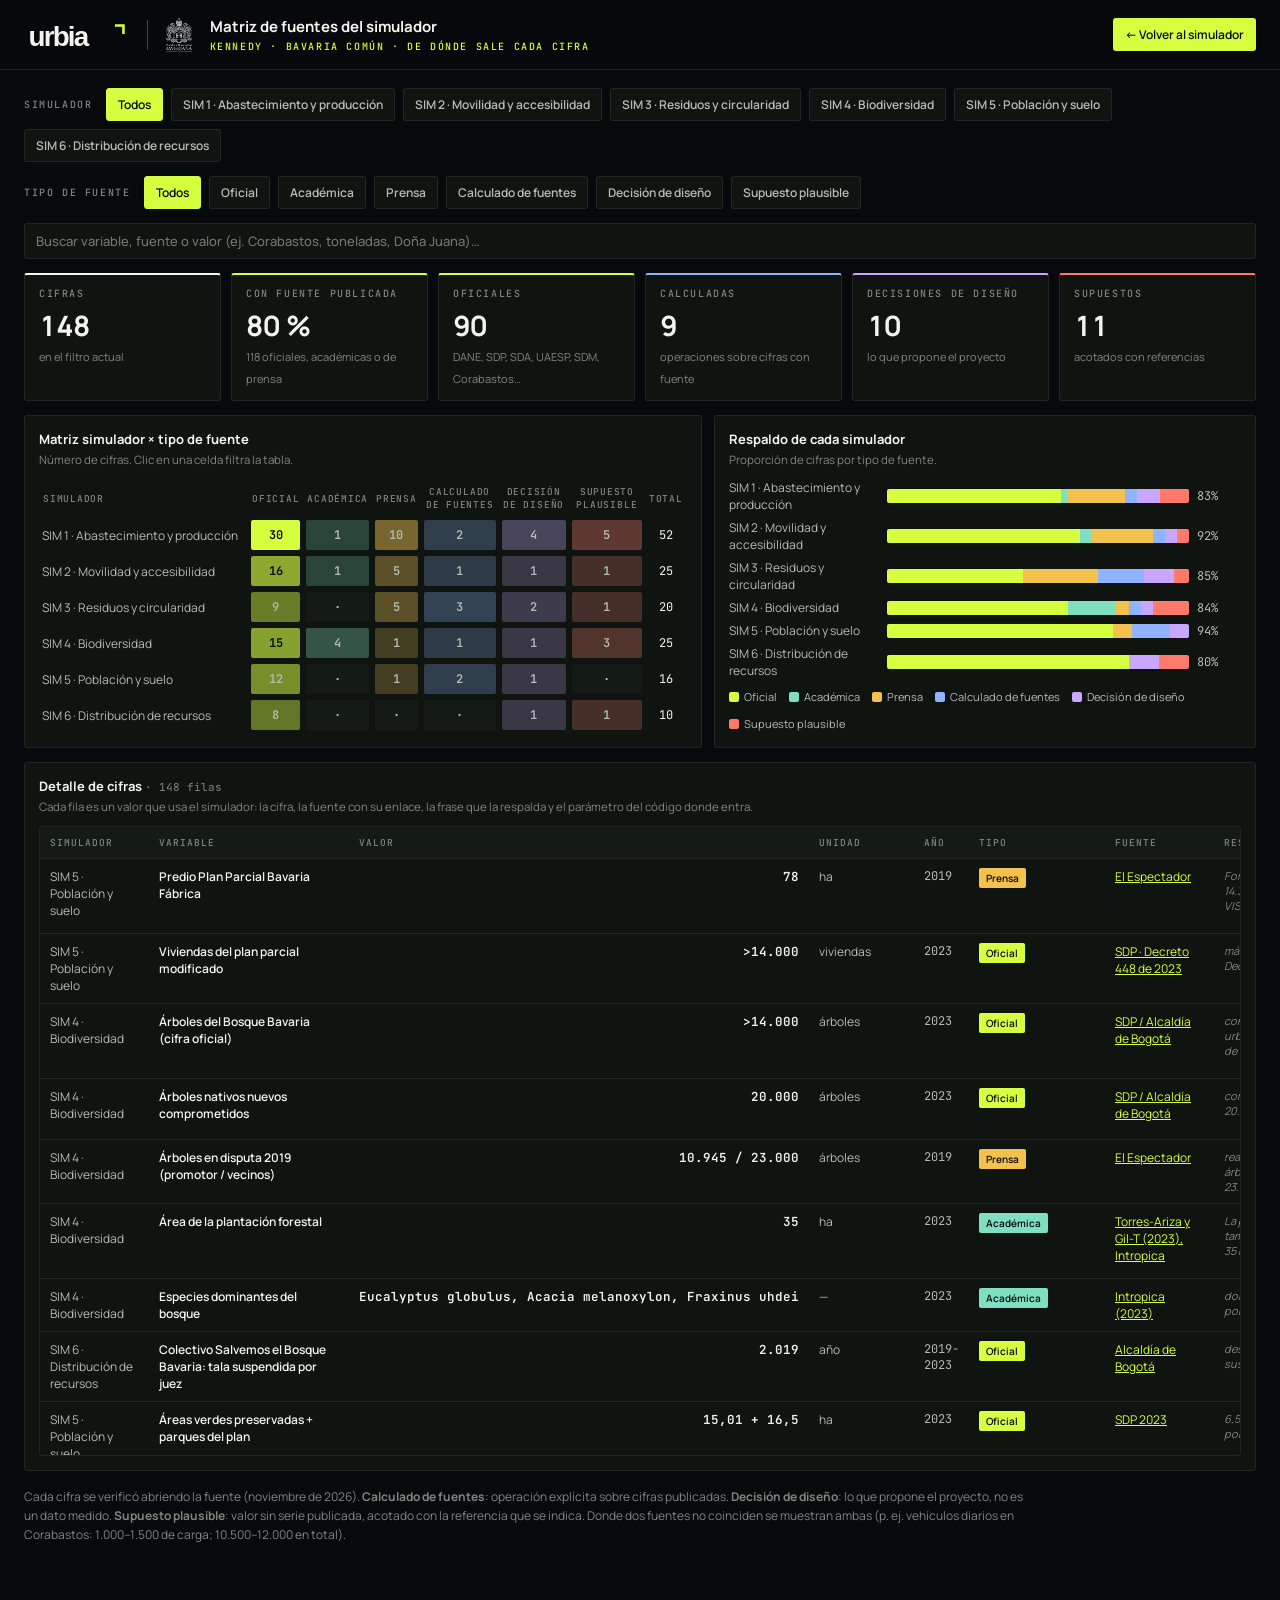
<file: fuentes.html>
<!doctype html>
<html lang="es">
<head>
<meta charset="utf-8"><meta name="viewport" content="width=device-width,initial-scale=1">
<title>urbia · Matriz de fuentes</title>
<link rel="icon" href="urbia_icon.svg" type="image/svg+xml">
<link rel="preconnect" href="https://fonts.googleapis.com"><link rel="preconnect" href="https://fonts.gstatic.com" crossorigin>
<link href="https://fonts.googleapis.com/css2?family=Manrope:wght@400;500;600;700;800&family=JetBrains+Mono:wght@400;500&display=swap" rel="stylesheet">
<style>
:root{--bg:#08090C;--pan:#0f1411;--pan2:#141b16;--bd:rgba(213,255,63,.12);--bd2:rgba(244,243,239,.08);--tx:#F4F3EF;--tx2:#b5bcb3;--tx3:#7d877e;--lima:#D5FF3F;--azul:#304FFE;
  --t-oficial:#D5FF3F;--t-academica:#7ee0c0;--t-prensa:#f2c14e;--t-derivado:#8fb3ff;--t-diseno:#c9a7ff;--t-supuesto:#ff7a6b}
*{box-sizing:border-box}html,body{margin:0;background:var(--bg);color:var(--tx);font-family:Manrope,system-ui,sans-serif}
a{color:var(--lima)}
header{display:flex;align-items:center;gap:18px;padding:16px 24px;border-bottom:1px solid var(--bd);position:sticky;top:0;background:rgba(8,9,12,.92);backdrop-filter:blur(10px);z-index:5}
header img.l{height:30px}header .sep{width:1px;height:30px;background:rgba(244,243,239,.25)}header img.j{height:34px}
header h1{font-size:15px;margin:0;font-weight:700}header h1 small{display:block;font:500 10px 'JetBrains Mono',monospace;letter-spacing:.16em;color:var(--lima);text-transform:uppercase;margin-top:3px}
header .sp{flex:1}header a.b{font:600 12px Manrope;color:#08090C;background:var(--lima);padding:8px 12px;border-radius:3px;text-decoration:none}
main{padding:18px 24px 60px;max-width:1500px;margin:0 auto}
.mono{font-family:'JetBrains Mono',monospace}
.lbl{font:500 10px 'JetBrains Mono',monospace;letter-spacing:.16em;text-transform:uppercase;color:var(--tx3)}
.slicers{display:flex;flex-wrap:wrap;gap:8px;align-items:center;margin-bottom:14px}
.slicers button{font:600 12px Manrope;color:var(--tx2);background:var(--pan);border:1px solid var(--bd2);border-radius:3px;padding:7px 11px;cursor:pointer}
.slicers button.on{color:#08090C;background:var(--lima);border-color:var(--lima)}
.slicers input{flex:1;min-width:200px;font:500 13px Manrope;color:var(--tx);background:var(--pan);border:1px solid var(--bd2);border-radius:3px;padding:8px 11px}
.kpis{display:grid;grid-template-columns:repeat(6,1fr);gap:10px;margin-bottom:14px}
.kpi{background:var(--pan);border:1px solid var(--bd2);border-top:2px solid var(--c,var(--lima));padding:12px 14px;border-radius:3px}
.kpi b{display:block;font-size:28px;font-weight:700;margin-top:6px;font-variant-numeric:tabular-nums}.kpi span{font-size:11px;color:var(--tx3)}
.grid2{display:grid;grid-template-columns:1.25fr 1fr;gap:12px;margin-bottom:14px}
.card{background:var(--pan);border:1px solid var(--bd2);border-radius:3px;padding:14px}
.card h2{font-size:13px;margin:0 0 4px;font-weight:700}.card p.s{margin:0 0 12px;font-size:11.5px;color:var(--tx3)}
table.hm{width:100%;border-collapse:collapse;font-size:12px}
table.hm th{font:500 9.5px 'JetBrains Mono',monospace;letter-spacing:.08em;text-transform:uppercase;color:var(--tx3);text-align:center;padding:6px 4px;font-weight:500}
table.hm th:first-child{text-align:left}
table.hm td{padding:3px;text-align:center}table.hm td:first-child{text-align:left;padding-right:10px;color:var(--tx2);white-space:nowrap;cursor:pointer}
table.hm td:first-child:hover{color:var(--lima)}
.cell{display:block;padding:7px 0;border-radius:2px;font:600 12px 'JetBrains Mono',monospace;cursor:pointer;transition:outline .1s}
.cell:hover{outline:1px solid var(--tx)}
.bars .r{display:grid;grid-template-columns:150px 1fr 44px;gap:8px;align-items:center;margin:6px 0;font-size:12px;color:var(--tx2)}
.bars .t{display:flex;height:14px;border-radius:2px;overflow:hidden;background:var(--pan2)}
.bars .t i{display:block;height:100%}
.leg{display:flex;flex-wrap:wrap;gap:12px;font-size:11px;color:var(--tx2);margin-top:10px}.leg i{display:inline-block;width:10px;height:10px;border-radius:2px;margin-right:5px;vertical-align:-1px}
.tw{overflow:auto;max-height:70vh;border:1px solid var(--bd2);border-radius:3px}
table.dt{width:100%;border-collapse:collapse;font-size:12px;min-width:1100px}
table.dt th{position:sticky;top:0;background:var(--pan2);font:500 9.5px 'JetBrains Mono',monospace;letter-spacing:.1em;text-transform:uppercase;color:var(--tx3);text-align:left;padding:9px 10px;cursor:pointer;white-space:nowrap;z-index:1}
table.dt td{padding:9px 10px;border-top:1px solid var(--bd2);vertical-align:top;color:var(--tx2)}
table.dt tr:hover td{background:rgba(213,255,63,.03)}
table.dt td.v{color:var(--tx);font:600 12.5px 'JetBrains Mono',monospace;white-space:nowrap;text-align:right}
table.dt td.var{color:var(--tx);font-weight:600;min-width:200px}
table.dt td.cita{font-size:11px;color:var(--tx3);font-style:italic;max-width:320px}
table.dt td.uso{font:400 10.5px 'JetBrains Mono',monospace;color:var(--tx3);max-width:220px}
.tag{display:inline-block;font:600 10px Manrope;padding:3px 7px;border-radius:2px;color:#08090C;white-space:nowrap}
.nota{font-size:12px;color:var(--tx3);line-height:1.6;margin-top:16px;max-width:1000px}
@media(max-width:900px){.kpis{grid-template-columns:repeat(2,1fr)}.grid2{grid-template-columns:1fr}main{padding:14px 16px}header{padding:12px 16px;flex-wrap:wrap}header img.j{display:none}}
</style>
</head>
<body>
<header>
  <img class="l" src="urbia_logo.svg" alt="urbia"><span class="sep"></span><img class="j" src="img_javeriana_claro.png" alt="Pontificia Universidad Javeriana">
  <h1>Matriz de fuentes del simulador<small>Kennedy · Bavaria Común · de dónde sale cada cifra</small></h1>
  <span class="sp"></span><a class="b" href="index.html">← Volver al simulador</a>
</header>
<main>
  <div class="slicers" id="slSim"></div>
  <div class="slicers" id="slTipo"></div>
  <div class="slicers"><input id="q" placeholder="Buscar variable, fuente o valor (ej. Corabastos, toneladas, Doña Juana)…"></div>
  <div class="kpis" id="kpis"></div>
  <div class="grid2">
    <div class="card"><h2>Matriz simulador × tipo de fuente</h2><p class="s">Número de cifras. Clic en una celda filtra la tabla.</p><div id="hm"></div></div>
    <div class="card"><h2>Respaldo de cada simulador</h2><p class="s">Proporción de cifras por tipo de fuente.</p><div class="bars" id="bars"></div><div class="leg" id="leg"></div></div>
  </div>
  <div class="card"><h2>Detalle de cifras <span class="mono" id="cnt" style="color:var(--tx3);font-weight:400;font-size:11px"></span></h2><p class="s">Cada fila es un valor que usa el simulador: la cifra, la fuente con su enlace, la frase que la respalda y el parámetro del código donde entra.</p>
    <div class="tw"><table class="dt"><thead><tr>
      <th data-k="sim">Simulador</th><th data-k="variable">Variable</th><th data-k="valor">Valor</th><th data-k="unidad">Unidad</th><th data-k="año">Año</th><th data-k="tipo">Tipo</th><th data-k="fuente">Fuente</th><th>Respaldo</th><th data-k="uso">Dónde entra</th>
    </tr></thead><tbody id="tb"></tbody></table></div>
  </div>
  <p class="nota" id="nota"></p>
</main>
<script>
const TIPOS = { oficial: ['Oficial', 'var(--t-oficial)'], academica: ['Académica', 'var(--t-academica)'], prensa: ['Prensa', 'var(--t-prensa)'], derivado: ['Calculado de fuentes', 'var(--t-derivado)'], diseno: ['Decisión de diseño', 'var(--t-diseno)'], supuesto: ['Supuesto plausible', 'var(--t-supuesto)'] };
const ST = { sim: 'todos', tipo: 'todos', q: '', ord: null, dir: 1 };
let D = null;
const esc = s => String(s ?? '').replace(/[&<>"]/g, c => ({ '&': '&amp;', '<': '&lt;', '>': '&gt;', '"': '&quot;' }[c]));
const fmtV = v => typeof v === 'number' ? v.toLocaleString('es-CO', { maximumFractionDigits: 3 }) : esc(v);
const tag = t => `<span class="tag" style="background:${TIPOS[t][1]}">${TIPOS[t][0]}</span>`;
function filas(ignorar) {
  const q = ST.q.trim().toLowerCase();
  return D.filas.filter(f => (ignorar === 'sim' || ST.sim === 'todos' || f.sim === ST.sim) && (ignorar === 'tipo' || ST.tipo === 'todos' || f.tipo === ST.tipo) &&
    (!q || [f.variable, f.fuente, f.valor, f.unidad, f.cita, f.uso, f.sim].join(' ').toLowerCase().includes(q)));
}
function slicers() {
  const b = (k, v, n) => `<button data-k="${k}" data-v="${v}" class="${ST[k] === v ? 'on' : ''}">${esc(n)}</button>`;
  document.getElementById('slSim').innerHTML = '<span class="lbl" style="margin-right:6px">Simulador</span>' + b('sim', 'todos', 'Todos') + D.sims.map(s => b('sim', s.k, s.n)).join('');
  document.getElementById('slTipo').innerHTML = '<span class="lbl" style="margin-right:6px">Tipo de fuente</span>' + b('tipo', 'todos', 'Todos') + Object.entries(TIPOS).map(([k, [n]]) => b('tipo', k, n)).join('');
}
function pintar() {
  slicers(); const F = filas();
  const n = F.length, c = t => F.filter(f => f.tipo === t).length, pct = x => n ? Math.round(x / n * 100) + ' %' : '–';
  const real = c('oficial') + c('academica') + c('prensa');
  document.getElementById('kpis').innerHTML = [
    ['Cifras', n, 'en el filtro actual', 'var(--tx)'], ['Con fuente publicada', pct(real), real + ' oficiales, académicas o de prensa', 'var(--t-oficial)'],
    ['Oficiales', c('oficial'), 'DANE, SDP, SDA, UAESP, SDM, Corabastos…', 'var(--t-oficial)'], ['Calculadas', c('derivado'), 'operaciones sobre cifras con fuente', 'var(--t-derivado)'],
    ['Decisiones de diseño', c('diseno'), 'lo que propone el proyecto', 'var(--t-diseno)'], ['Supuestos', c('supuesto'), 'acotados con referencias', 'var(--t-supuesto)']
  ].map(([l, v, s, col]) => `<div class="kpi" style="--c:${col}"><div class="lbl">${l}</div><b>${v}</b><span>${s}</span></div>`).join('');
  // matriz
  const G = filas('sim'), T = Object.keys(TIPOS), mx = Math.max(1, ...D.sims.flatMap(s => T.map(t => G.filter(f => f.sim === s.k && f.tipo === t).length)));
  document.getElementById('hm').innerHTML = `<table class="hm"><tr><th>Simulador</th>${T.map(t => `<th>${TIPOS[t][0]}</th>`).join('')}<th>Total</th></tr>` +
    D.sims.map(s => { const fs = G.filter(f => f.sim === s.k); return `<tr><td data-sim="${s.k}">${esc(s.n)}</td>${T.map(t => { const k = fs.filter(f => f.tipo === t).length, a = k ? 0.18 + 0.82 * k / mx : 0;
      return `<td><span class="cell" data-sim="${s.k}" data-tipo="${t}" style="background:color-mix(in srgb, ${TIPOS[t][1]} ${Math.round(a * 100)}%, #141b16);color:${a > .55 ? '#08090C' : 'var(--tx2)'}">${k || '·'}</span></td>`; }).join('')}<td class="mono" style="color:var(--tx)">${fs.length}</td></tr>`; }).join('') + '</table>';
  document.getElementById('bars').innerHTML = D.sims.map(s => { const fs = G.filter(f => f.sim === s.k), m = fs.length || 1, r = Math.round((fs.filter(f => ['oficial', 'academica', 'prensa', 'derivado'].includes(f.tipo)).length) / m * 100);
    return `<div class="r"><span>${esc(s.n)}</span><div class="t">${T.map(t => `<i title="${TIPOS[t][0]}: ${fs.filter(f => f.tipo === t).length}" style="width:${fs.filter(f => f.tipo === t).length / m * 100}%;background:${TIPOS[t][1]}"></i>`).join('')}</div><span class="mono" title="con fuente o calculado">${fs.length ? r + '%' : '–'}</span></div>`; }).join('');
  document.getElementById('leg').innerHTML = T.map(t => `<span><i style="background:${TIPOS[t][1]}"></i>${TIPOS[t][0]}</span>`).join('');
  // tabla
  let R = F.slice(); if (ST.ord) R.sort((a, b) => (String(a[ST.ord]).localeCompare(String(b[ST.ord]), 'es', { numeric: true })) * ST.dir);
  const simN = Object.fromEntries(D.sims.map(s => [s.k, s.n]));
  document.getElementById('cnt').textContent = `· ${R.length} filas`;
  document.getElementById('tb').innerHTML = R.map(f => `<tr><td>${esc(simN[f.sim] || f.sim)}</td><td class="var">${esc(f.variable)}</td><td class="v">${fmtV(f.valor)}</td><td>${esc(f.unidad)}</td><td class="mono">${esc(f.año)}</td><td>${tag(f.tipo)}</td>
    <td>${f.url ? `<a href="${esc(f.url)}" target="_blank" rel="noopener">${esc(f.fuente)}</a>` : esc(f.fuente)}</td><td class="cita">${esc(f.cita)}</td><td class="uso">${esc(f.uso)}</td></tr>`).join('');
}
document.addEventListener('click', e => {
  const b = e.target.closest('.slicers button'); if (b) { ST[b.dataset.k] = ST[b.dataset.k] === b.dataset.v && b.dataset.v !== 'todos' ? 'todos' : b.dataset.v; pintar(); return; }
  const c = e.target.closest('[data-sim]'); if (c) { ST.sim = c.dataset.sim; ST.tipo = c.dataset.tipo || 'todos'; pintar(); document.querySelector('.tw').scrollIntoView({ behavior: 'smooth', block: 'start' }); return; }
  const h = e.target.closest('th[data-k]'); if (h) { ST.dir = ST.ord === h.dataset.k ? -ST.dir : 1; ST.ord = h.dataset.k; pintar(); }
});
document.getElementById('q').addEventListener('input', e => { ST.q = e.target.value; pintar(); });
fetch('data3d/fuentes.json?v=' + Date.now()).then(r => r.json()).then(j => { D = j; document.getElementById('nota').innerHTML = j.nota || ''; pintar(); });
</script>
</body>
</html>
</file>
